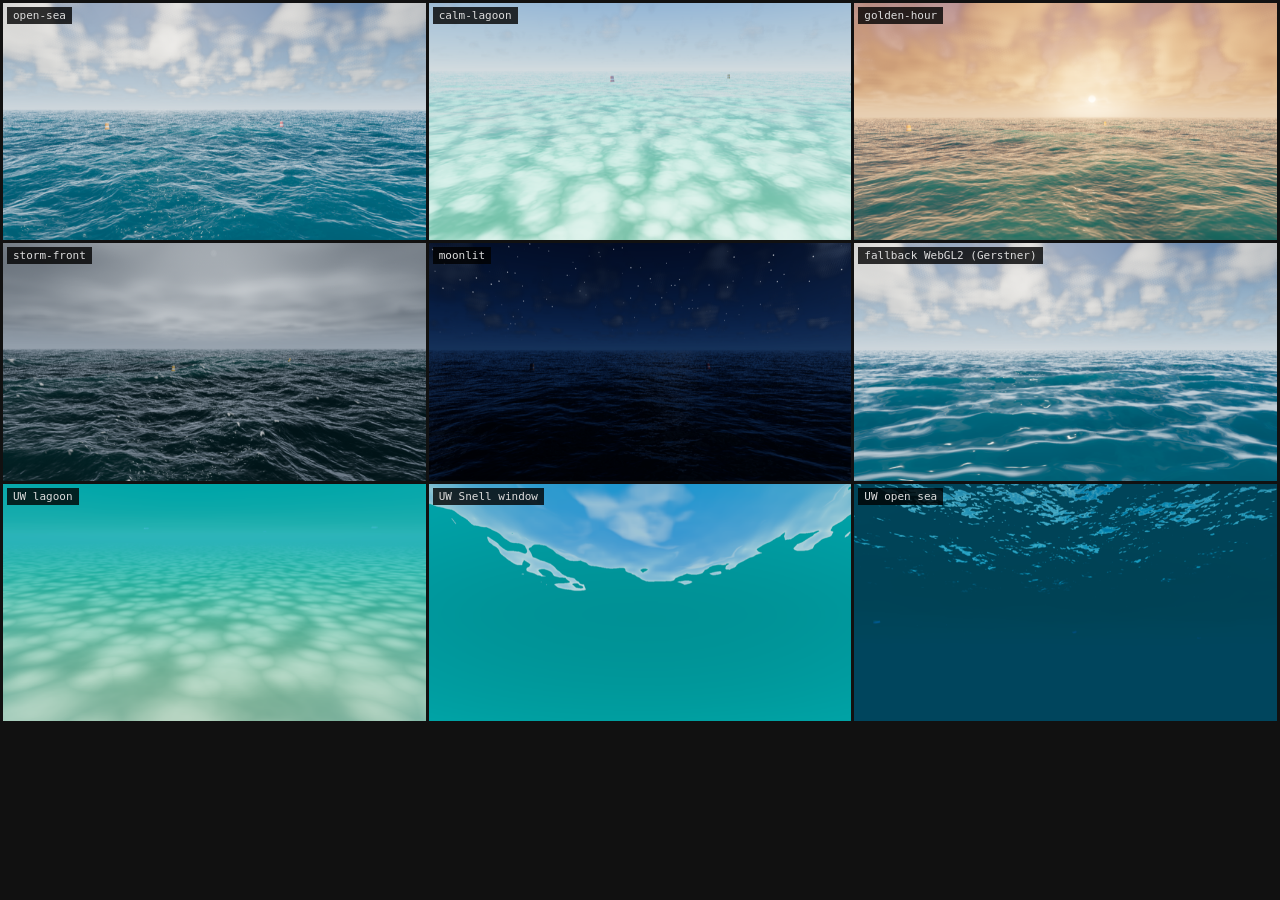
<file: qa/sheet.html>
<!doctype html><meta charset=utf-8>
<style>body{margin:0;background:#111;font:11px monospace;color:#ddd}
.g{display:grid;grid-template-columns:repeat(3,1fr);gap:3px;padding:3px}
figure{margin:0;position:relative}img{width:100%;display:block}
figcaption{position:absolute;left:4px;top:4px;background:#000c;padding:2px 6px}</style>
<div class=g>
<figure><img src="sm-qa-open-sea.png"><figcaption>open-sea</figcaption></figure>
<figure><img src="sm-qa-calm-lagoon.png"><figcaption>calm-lagoon</figcaption></figure>
<figure><img src="sm-qa-golden-hour.png"><figcaption>golden-hour</figcaption></figure>
<figure><img src="sm-qa-storm-front.png"><figcaption>storm-front</figcaption></figure>
<figure><img src="sm-qa-moonlit.png"><figcaption>moonlit</figcaption></figure>
<figure><img src="sm-qa-fallback.png"><figcaption>fallback WebGL2 (Gerstner)</figcaption></figure>
<figure><img src="sm-qa-underwater.png"><figcaption>UW lagoon</figcaption></figure>
<figure><img src="sm-qa-underwater-up.png"><figcaption>UW Snell window</figcaption></figure>
<figure><img src="sm-qa-underwater-open.png"><figcaption>UW open sea</figcaption></figure>
</div>
</file>
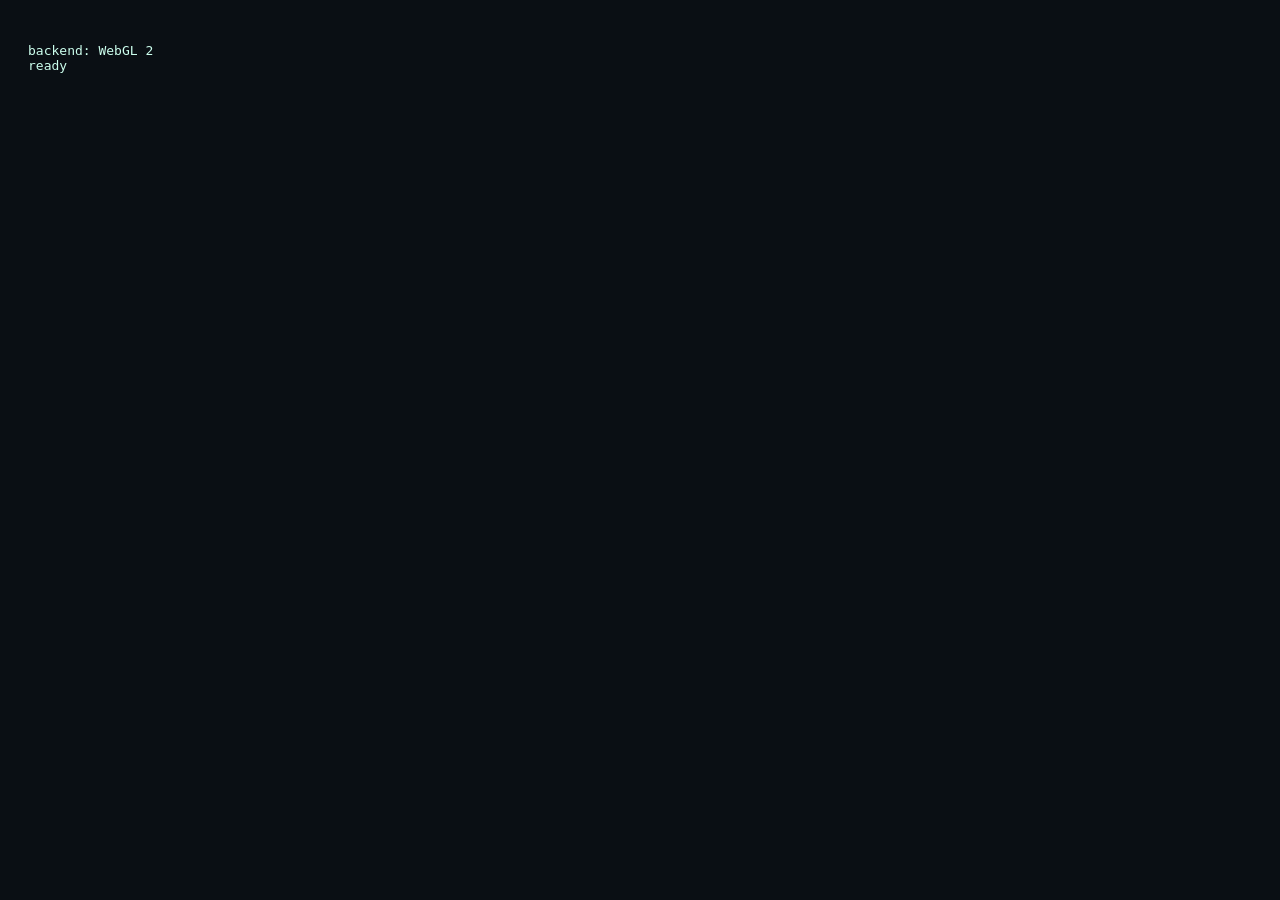
<file: tools/fft-test.html>
<!DOCTYPE html>
<!--
	Numerical verification for the GPU FFT.

	This page exists because a subtly-wrong transform still produces a
	plausible-looking ocean. Comparing the GPU result against a straightforward
	CPU DFT, element by element, is the only way to know the transform is right
	before any of it reaches a shader.

	Run via:  node tools/qa.mjs fft
-->
<html lang="en">
<head>
<meta charset="utf-8">
<title>FFT verification</title>
<script type="importmap">
{
	"imports": {
		"three": "../vendor/three-0.185.1/three.webgpu.js",
		"three/webgpu": "../vendor/three-0.185.1/three.webgpu.js",
		"three/tsl": "../vendor/three-0.185.1/three.tsl.js"
	}
}
</script>
<style>body{background:#0a0f14;color:#cfe;font:13px ui-monospace,monospace;padding:20px;white-space:pre}</style>
</head>
<body>
<div id="out">running…</div>

<script type="module">
import { WebGPURenderer } from 'three/webgpu';
import { BatchedFFT } from '../src/ocean/fft.js';
import { referenceDFT1D, buildInitialSpectrum, significantHeightOf, CASCADES } from '../src/ocean/spectrum.js';
import { SpectralOcean } from '../src/ocean/spectral.js';

const out = document.getElementById( 'out' );
const log = ( s ) => { out.textContent += '\n' + s; };

const renderer = new WebGPURenderer( { antialias: false, forceWebGL: false } );
await renderer.init();

window.__backend = renderer.backend?.isWebGPUBackend ? 'WebGPU' : 'WebGL 2';
out.textContent = 'backend: ' + window.__backend;

/**
 * Reference 2D DFT built from the 1D reference: rows then columns.
 * Deliberately naive — it is the thing being trusted.
 */
function referenceDFT2D( re, im, N, sign ) {

	const tr = new Float64Array( N * N );
	const ti = new Float64Array( N * N );

	// rows
	for ( let y = 0; y < N; y ++ ) {

		const rr = new Float32Array( N );
		const ri = new Float32Array( N );
		for ( let x = 0; x < N; x ++ ) { rr[ x ] = re[ y * N + x ]; ri[ x ] = im[ y * N + x ]; }
		const r = referenceDFT1D( rr, ri, sign );
		for ( let x = 0; x < N; x ++ ) { tr[ y * N + x ] = r.re[ x ]; ti[ y * N + x ] = r.im[ x ]; }

	}

	// columns
	const or_ = new Float64Array( N * N );
	const oi = new Float64Array( N * N );

	for ( let x = 0; x < N; x ++ ) {

		const cr = new Float32Array( N );
		const ci = new Float32Array( N );
		for ( let y = 0; y < N; y ++ ) { cr[ y ] = tr[ y * N + x ]; ci[ y ] = ti[ y * N + x ]; }
		const c = referenceDFT1D( cr, ci, sign );
		for ( let y = 0; y < N; y ++ ) { or_[ y * N + x ] = c.re[ y ]; oi[ y * N + x ] = c.im[ y ]; }

	}

	return { re: or_, im: oi };

}

window.__fftTest = async ( N = 16, planes = 2, sign = 1 ) => {

	const fft = new BatchedFFT( N, planes );
	const attr = fft.a.value;
	const arr = attr.array;

	// Deterministic but structured input: different per plane so a kernel that
	// ignored the plane index would be caught.
	let seed = 12345;
	const rnd = () => {
		seed = ( seed * 1664525 + 1013904223 ) >>> 0;
		return seed / 4294967296 * 2 - 1;
	};

	for ( let i = 0; i < planes * N * N; i ++ ) {

		arr[ i * 2 + 0 ] = rnd();
		arr[ i * 2 + 1 ] = rnd();

	}

	const input = arr.slice();
	attr.needsUpdate = true;

	fft.run( renderer, sign );

	const buf = await renderer.getArrayBufferAsync( attr );
	const gpu = new Float32Array( buf );

	// Compare every plane.
	let maxAbs = 0;
	let maxRel = 0;
	let refMag = 0;
	const perPlane = [];

	for ( let p = 0; p < planes; p ++ ) {

		const off = p * N * N;
		const re = new Float64Array( N * N );
		const im = new Float64Array( N * N );
		for ( let i = 0; i < N * N; i ++ ) { re[ i ] = input[ ( off + i ) * 2 ]; im[ i ] = input[ ( off + i ) * 2 + 1 ]; }

		const ref = referenceDFT2D( re, im, N, sign );

		let planeMax = 0;
		for ( let i = 0; i < N * N; i ++ ) {

			const dr = gpu[ ( off + i ) * 2 ] - ref.re[ i ];
			const di = gpu[ ( off + i ) * 2 + 1 ] - ref.im[ i ];
			const e = Math.hypot( dr, di );
			const mag = Math.hypot( ref.re[ i ], ref.im[ i ] );
			refMag = Math.max( refMag, mag );
			planeMax = Math.max( planeMax, e );

		}

		perPlane.push( +planeMax.toFixed( 6 ) );
		maxAbs = Math.max( maxAbs, planeMax );

	}

	maxRel = maxAbs / Math.max( 1e-9, refMag );

	const result = {
		N, planes, sign,
		backend: window.__backend,
		maxAbsError: +maxAbs.toFixed( 6 ),
		maxRefMagnitude: +refMag.toFixed( 4 ),
		maxRelError: +maxRel.toExponential( 3 ),
		perPlaneMaxAbs: perPlane,
		// float32 accumulation over N^2 terms; 1e-4 relative is generous but
		// still four orders below anything a wrong transform would produce.
		pass: maxRel < 1e-4,
	};

	log( JSON.stringify( result ) );

	fft.dispose();

	return result;

};

/**
 * Hermitian symmetry of the generated spectrum, checked on the CPU.
 *
 * If h(-k) != conj(h(k)) the inverse transform is not real, and since two real
 * fields share each complex transform, the error shows up as one field bleeding
 * into the other rather than as obvious noise.
 */
window.__spectrumTest = ( N = 64 ) => {

	const params = { windSpeed: 12, windAngle: 40, fetch: 120000 };
	const results = [];

	for ( const cascade of CASCADES ) {

		const d = buildInitialSpectrum( cascade, N, params, 20250731 );

		let maxErr = 0;
		let maxMag = 0;

		for ( let z = 0; z < N; z ++ ) {

			for ( let x = 0; x < N; x ++ ) {

				const i = ( z * N + x ) * 4;
				const xm = ( N - x ) % N;
				const zm = ( N - z ) % N;
				const m = ( zm * N + xm ) * 4;

				// stored conj-half at (x,z) must equal conj( h0 at (-k) )
				maxErr = Math.max( maxErr,
					Math.abs( d[ i + 2 ] - d[ m ] ),
					Math.abs( d[ i + 3 ] + d[ m + 1 ] ) );
				maxMag = Math.max( maxMag, Math.abs( d[ i ] ), Math.abs( d[ i + 1 ] ) );

			}

		}

		results.push( { size: cascade.size, maxHermitianError: +maxErr.toExponential( 2 ), maxAmplitude: +maxMag.toExponential( 3 ) } );

	}

	const out = { N, cascades: results, pass: results.every( r => r.maxHermitianError === 0 || r.maxHermitianError < 1e-12 ) };
	log( 'spectrum: ' + JSON.stringify( out ) );
	return out;

};

/**
 * End-to-end: evolve + inverse FFT, then read the height field back and check
 * that its significant wave height matches what was asked for.
 *
 * This is what proves the whole chain — spectrum, packing, transform, sign
 * convention, normalisation — agrees on what "wave height 2 m" means.
 */
window.__oceanTest = async ( N = 64, waveHeight = 2.0 ) => {

	const params = { windSpeed: 12, windAngle: 40, fetch: 120000, waveHeight, waveChoppy: 1.0 };
	const env = { params, u: {} };

	const ocean = new SpectralOcean( renderer, env, N, 20250731 );
	ocean.update( 3.0, params );

	const buf = await renderer.getArrayBufferAsync( ocean.fft.a.value );
	const data = new Float32Array( buf );

	const C = CASCADES.length;
	const amp = ocean.normalisation * waveHeight;

	// field 0 real part is Dy; undo the centred-grid parity the pack kernel
	// applies, then sum the variance across cascades.
	let sumSq = 0;
	let maxImagLeak = 0;

	for ( let c = 0; c < C; c ++ ) {

		const base = c * 3 * N * N;

		for ( let z = 0; z < N; z ++ ) {

			for ( let x = 0; x < N; x ++ ) {

				const cell = base + z * N + x;
				const sgn = ( x + z ) % 2 === 0 ? 1 : - 1;
				const dy = data[ cell * 2 ] * amp * sgn;
				sumSq += dy * dy;

				// field 2 imaginary part is the divergence; a wildly out-of-range
				// value would indicate the packing has gone wrong.
				maxImagLeak = Math.max( maxImagLeak, Math.abs( data[ ( base + 2 * N * N + z * N + x ) * 2 + 1 ] * amp ) );

			}

		}

	}

	const rms = Math.sqrt( sumSq / ( N * N ) );
	const hs = 4 * rms;

	const out = {
		N,
		requestedWaveHeight: waveHeight,
		measuredSignificantHeight: +hs.toFixed( 3 ),
		ratio: +( hs / waveHeight ).toFixed( 3 ),
		maxDivergenceMagnitude: +maxImagLeak.toFixed( 3 ),
		normalisation: +ocean.normalisation.toExponential( 3 ),
		// A spectral sea is random; the realised Hs of one finite grid will not
		// land exactly on the target. Within a factor of two either way means the
		// whole chain agrees on units and scale.
		pass: hs / waveHeight > 0.5 && hs / waveHeight < 2.0 && Number.isFinite( hs ),
	};

	log( 'ocean: ' + JSON.stringify( out ) );

	ocean.dispose();
	return out;

};

log( 'ready' );
window.__ready = true;
</script>
</body>
</html>
</file>
